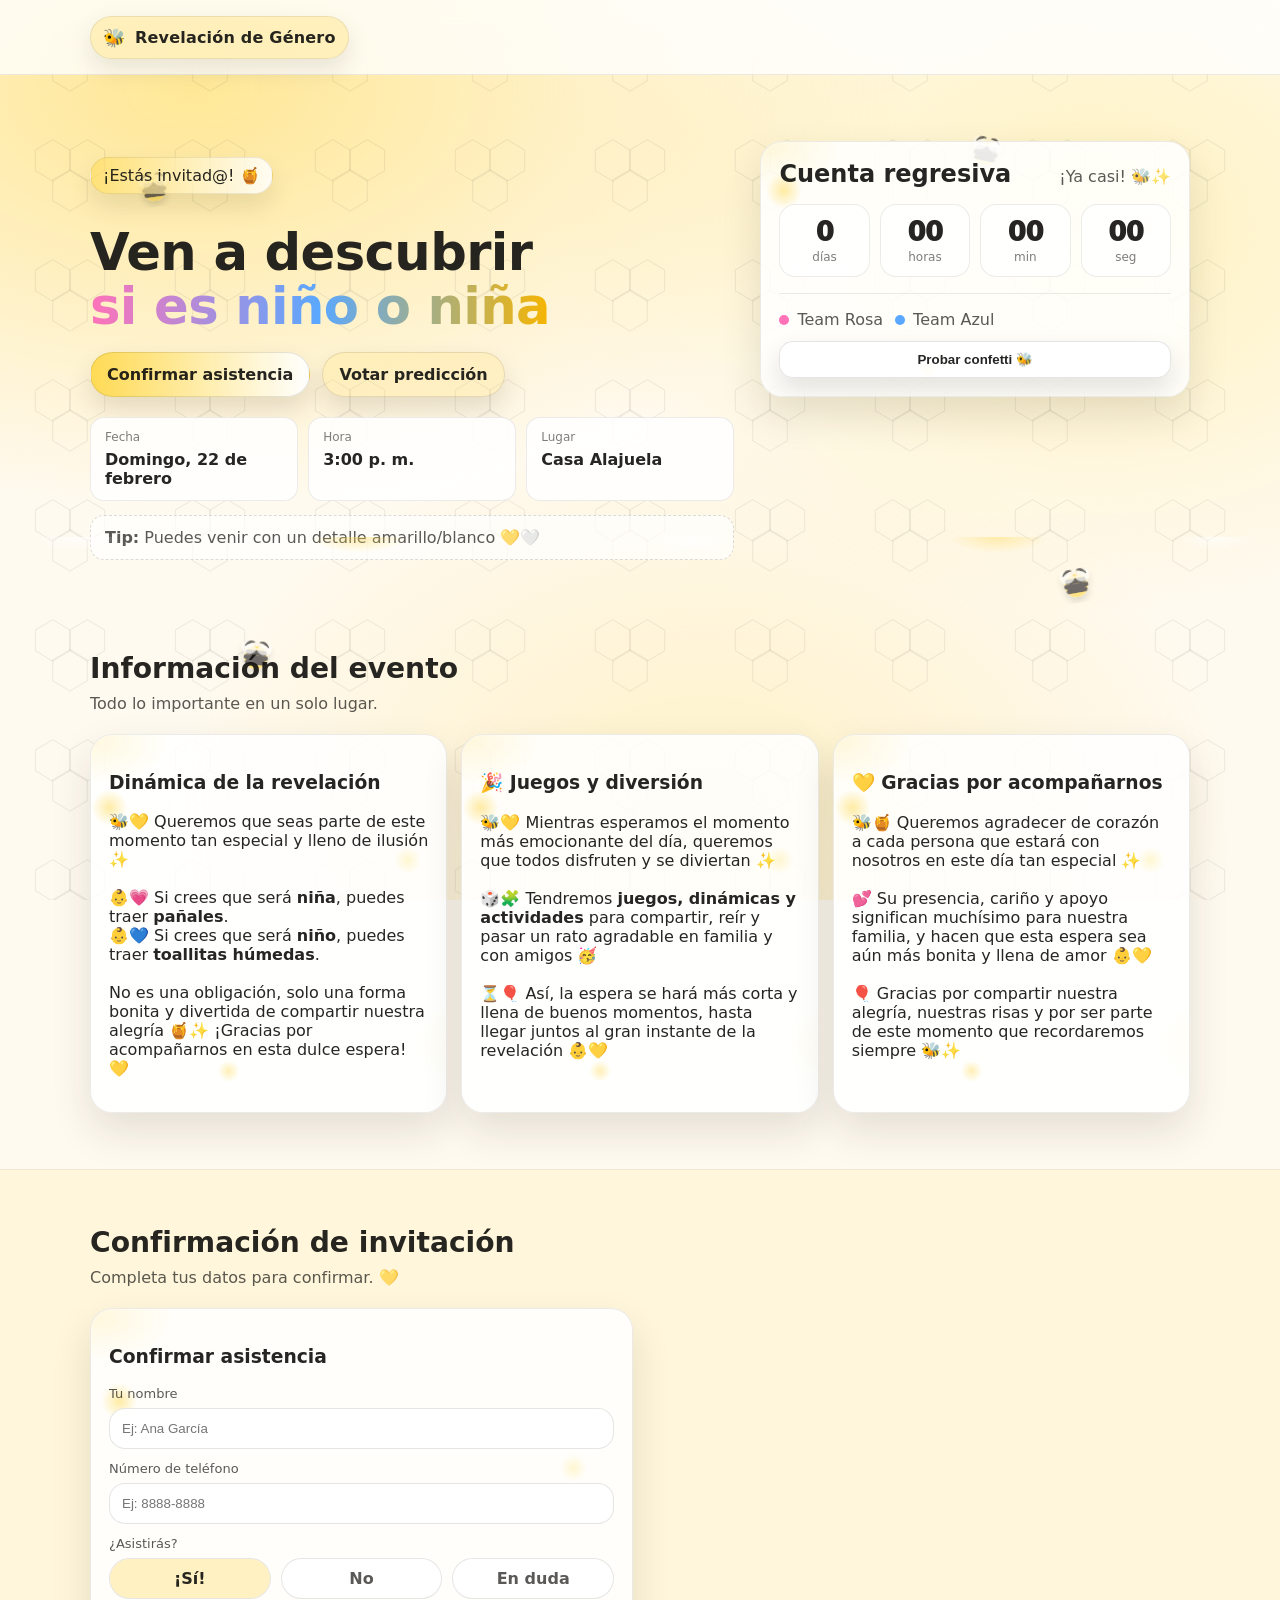
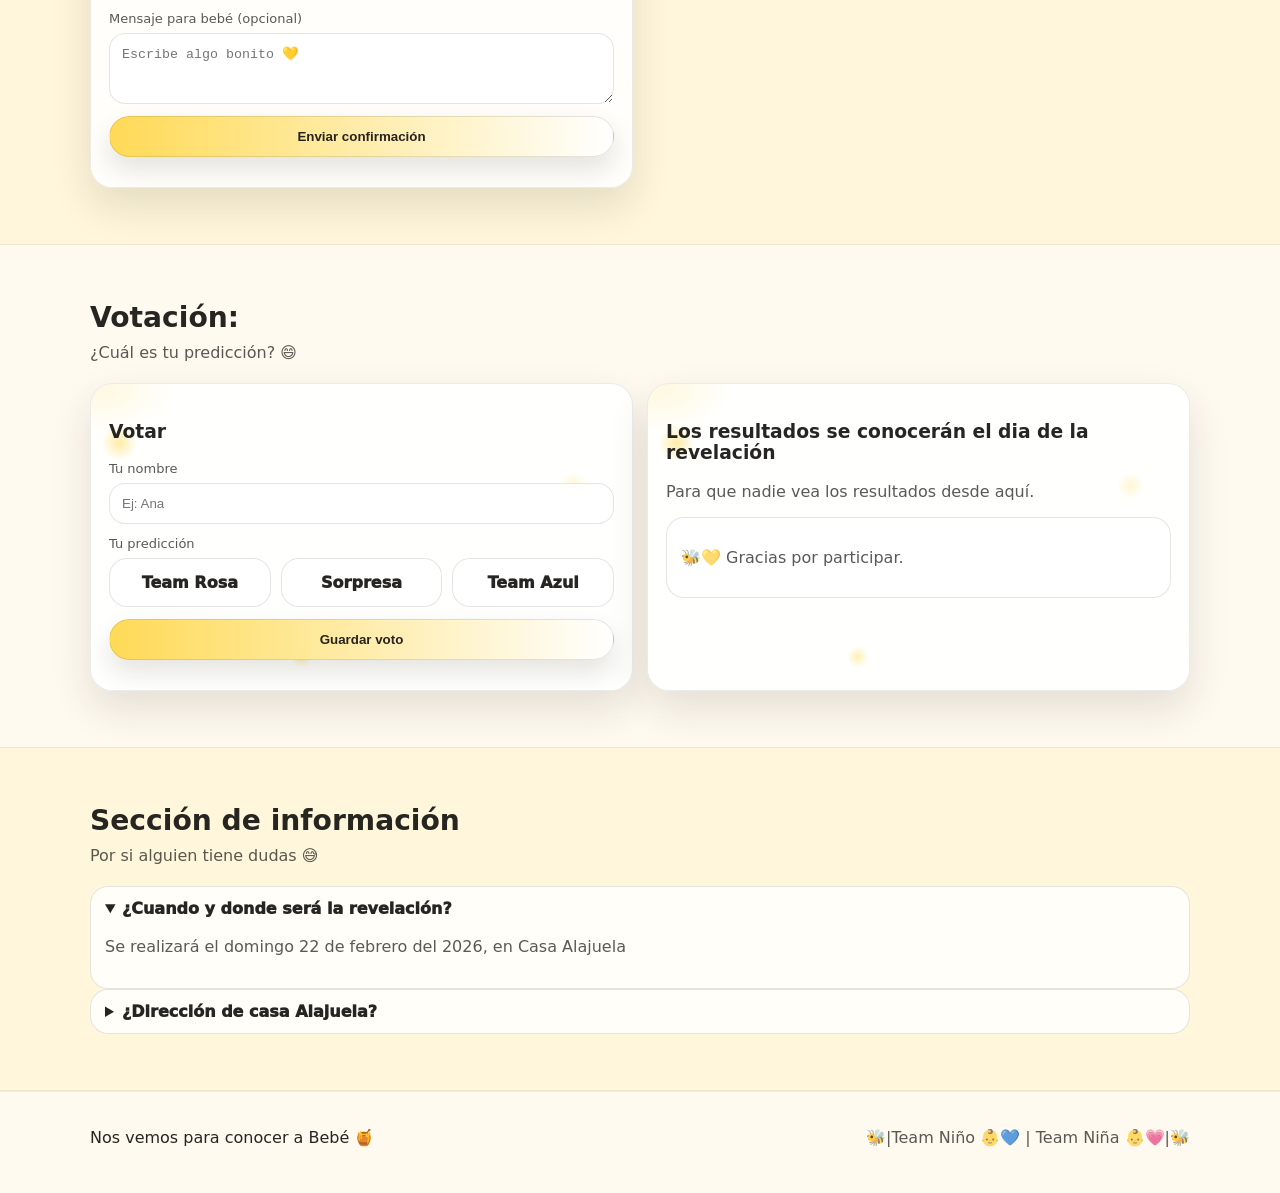
<file: index.html>
<!doctype html>
<html lang="es">
<head>
  <meta charset="utf-8" />
  <meta name="viewport" content="width=device-width, initial-scale=1" />
  <title>Revelación de Género 🐝</title>
  <meta name="description" content="Invitación, información, confirmación (RSVP) y votación para la revelación de género." />
  <link rel="stylesheet" href="css/styles.css" />
  <meta name="theme-color" content="#FFD84D" />
</head>
<body>
  <div class="bg" aria-hidden="true">
    <div class="bg__honey"></div>
    <div class="bg__pattern"></div>
    <div class="bg__bees">
      <span class="bee bee--1" aria-hidden="true"></span>
      <span class="bee bee--2" aria-hidden="true"></span>
      <span class="bee bee--3" aria-hidden="true"></span>
      <span class="bee bee--4" aria-hidden="true"></span>
    </div>
  </div>

  <header class="topbar">
    <div class="container topbar__inner">
      <a class="brand" href="#inicio" aria-label="Ir al inicio">
        <span class="brand__mark">🐝</span>
        <span class="brand__text">Revelación de Género</span>
      </a>

      <button class="icon-btn" id="menuBtn" aria-label="Abrir menú" aria-expanded="false">
        <span class="icon-btn__bar"></span>
        <span class="icon-btn__bar"></span>
        <span class="icon-btn__bar"></span>
      </button>
    </div>

  </header>

  <main id="inicio">
    <section class="hero">
      <div class="container hero__grid">
        <div class="hero__copy">
          <p class="pill">¡Estás invitad@! 🍯</p>
          <h1 class="hero__title">Ven a descubrir<br><span class="gradient">si es niño o niña</span></h1>

          <div class="hero__cta">
            <a class="btn btn--primary" href="#rsvp">Confirmar asistencia</a>
            <a class="btn btn--ghost" href="#vota">Votar predicción</a>
          </div>

          <div class="hero__stats" role="list">
            <div class="stat" role="listitem">
              <span class="stat__label">Fecha</span>
              <span class="stat__value" id="evtFecha">Domingo, 22 de febrero</span>
            </div>
            <div class="stat" role="listitem">
              <span class="stat__label">Hora</span>
              <span class="stat__value" id="evtHora">3:00 p. m.</span>
            </div>
            <div class="stat" role="listitem">
              <span class="stat__label">Lugar</span>
              <span class="stat__value" id="evtLugar">Casa Alajuela</span>
            </div>
          </div>

          <div class="note">
            <strong>Tip:</strong> Puedes venir con un detalle amarillo/blanco 💛🤍
          </div>
        </div>

        <div class="hero__card" aria-label="Tarjeta de cuenta regresiva">
          <div class="card card--glow">
            <div class="card__top">
              <h2 class="card__title">Cuenta regresiva</h2>
              <p class="card__muted">¡Ya casi! 🐝✨</p>
            </div>

            <div class="countdown" id="countdown" aria-live="polite">
              <div class="cd">
                <span class="cd__num" id="cdDays">--</span>
                <span class="cd__lbl">días</span>
              </div>
              <div class="cd">
                <span class="cd__num" id="cdHours">--</span>
                <span class="cd__lbl">horas</span>
              </div>
              <div class="cd">
                <span class="cd__num" id="cdMins">--</span>
                <span class="cd__lbl">min</span>
              </div>
              <div class="cd">
                <span class="cd__num" id="cdSecs">--</span>
                <span class="cd__lbl">seg</span>
              </div>
            </div>

            <div class="divider"></div>

            <div class="mini">
              <div class="mini__item">
                <span class="mini__dot mini__dot--pink"></span>
                <span>Team Rosa</span>
              </div>
              <div class="mini__item">
                <span class="mini__dot mini__dot--blue"></span>
                <span>Team Azul</span>
              </div>
            </div>

            <button class="btn btn--tiny" id="confettiBtn" type="button">Probar confetti 🐝</button>
          </div>
        </div>
      </div>

      <div class="wave" aria-hidden="true"></div>
    </section>

    <section class="section" id="info">
      <div class="container">
        <div class="section__head">
          <h2>Información del evento</h2>
          <p>Todo lo importante en un solo lugar.</p>
        </div>

        <div class="grid-3">
          <article class="card">
  <h3>Dinámica de la revelación</h3>
  <p>
    🐝💛 Queremos que seas parte de este momento tan especial y lleno de ilusión ✨<br><br>

    👶💗 Si crees que será <strong>niña</strong>, puedes traer <strong>pañales</strong>.<br>
    👶💙 Si crees que será <strong>niño</strong>, puedes traer <strong>toallitas húmedas</strong>.<br><br>

    No es una obligación, solo una forma bonita y divertida de compartir nuestra alegría 🍯✨  
    ¡Gracias por acompañarnos en esta dulce espera! 💛
  </p>
</article>


          <article class="card">
  <h3>🎉 Juegos y diversión</h3>
  <p>
    🐝💛 Mientras esperamos el momento más emocionante del día,
    queremos que todos disfruten y se diviertan ✨<br><br>

    🎲🧩 Tendremos <strong>juegos, dinámicas y actividades</strong> para compartir,
    reír y pasar un rato agradable en familia y con amigos 🥳<br><br>

    ⏳🎈 Así, la espera se hará más corta y llena de buenos momentos,
    hasta llegar juntos al gran instante de la revelación 👶💛
  </p>
</article>


          <article class="card">
  <h3>💛 Gracias por acompañarnos</h3>
  <p>
    🐝🍯 Queremos agradecer de corazón a cada persona que estará con nosotros
    en este día tan especial ✨<br><br>

    💕 Su presencia, cariño y apoyo significan muchísimo para nuestra familia,
    y hacen que esta espera sea aún más bonita y llena de amor 👶💛<br><br>

    🎈 Gracias por compartir nuestra alegría, nuestras risas
    y por ser parte de este momento que recordaremos siempre 🐝✨
  </p>
</article>

        </div>
      </div>
    </section>

    <section class="section section--soft" id="rsvp">
      <div class="container">
        <div class="section__head">
          <h2>Confirmación de invitación</h2>
          <p>Completa tus datos para confirmar. 💛</p>
        </div>

        <div class="grid-2">
          <div class="card">
            <h3>Confirmar asistencia</h3>

            <form class="form" id="rsvpForm">
              <label class="field">
                <span>Tu nombre</span>
                <input type="text" id="guestName" placeholder="Ej: Ana García" autocomplete="name" required />
              </label>

              <label class="field">
                <span>Número de teléfono</span>
                <input type="tel" id="guestPhone" placeholder="Ej: 8888-8888" autocomplete="tel" required />
              </label>

              <div class="field">
                <span>¿Asistirás?</span>
                <div class="segmented" role="group" aria-label="Confirmación">
                  <label class="segmented__item">
                    <input type="radio" name="attend" value="si" checked />
                    <span>¡Sí!</span>
                  </label>                  
                  <label class="segmented__item">
                    <input type="radio" name="attend" value="no" />
                    <span>No</span>
                  </label>
                  <label class="segmented__item">
                    <input type="radio" name="attend" value="talvez" />
                    <span>En duda</span>
                  </label>
                </div>
              </div>

              <label class="field">
                <span>Mensaje para bebé (opcional)</span>
                <textarea id="message" rows="3" placeholder="Escribe algo bonito 💛"></textarea>
              </label>

              <button class="btn btn--primary" type="submit">Enviar confirmación</button>
              <p class="form__hint" id="rsvpHint" role="status" aria-live="polite"></p>
            </form>
          </div>
        </div>

      </div>
    </section>

    <section class="section" id="vota">
      <div class="container">
        <div class="section__head">
          <h2>Votación:</h2>
          <p>¿Cuál es tu predicción? 😄</p>
        </div>

        <div class="grid-2">
          <div class="card">
            <h3>Votar</h3>
            <form class="form" id="voteForm">
              <label class="field">
                <span>Tu nombre</span>
                <input type="text" id="voteName" placeholder="Ej: Ana" autocomplete="name" required />
              </label>

              <div class="field">
                <span>Tu predicción</span>
                <div class="choices">
                  <label class="choice choice--pink">
                    <input type="radio" name="vote" value="rosa" required />
                    <span>Team Rosa</span>
                  </label>
                  <label class="choice choice--gold">
                    <input type="radio" name="vote" value="sorpresa" />
                    <span>Sorpresa</span>
                  </label>
                  <label class="choice choice--blue">
                    <input type="radio" name="vote" value="azul" />
                    <span>Team Azul</span>
                  </label>                  
                </div>
              </div>

              <button class="btn btn--primary" type="submit">Guardar voto</button>
              <p class="form__hint" id="voteHint" role="status" aria-live="polite"></p>
            </form>
          </div>

          <div class="card">
            <h3>Los resultados se conocerán el dia de la revelación</h3>
            <p class="muted">
              Para que nadie vea los resultados desde aquí.
            </p>
            <div class="status">
              <p class="muted">🐝💛 Gracias por participar.</p>
            </div>
          </div>
        </div>

      </div>
    </section>

    <section class="section section--soft" id="preguntas">
      <div class="container">
        <div class="section__head">
          <h2>Sección de información</h2>
          <p>Por si alguien tiene dudas 😅</p>
        </div>

        <div class="faq">
          <details class="details" open>
            <summary>¿Cuando y donde será la revelación?</summary>
            <p> Se realizará el domingo 22 de febrero del 2026, en Casa Alajuela</p>
          </details>

          <details class="details">
  <summary>¿Dirección de casa Alajuela?</summary>

  <p>
    Alajuela centro, Barrio San Martín, 100 m noroeste del antiguo puente de Tenería.
  </p>

  <div class="map-embed">
  <iframe
    src="https://www.google.com/maps/embed?pb=!1m17!1m12!1m3!1d412.97370104025134!2d-84.21536386341096!3d10.02592641229927!2m3!1f0!2f0!3f0!3m2!1i1024!2i768!4f13.1!3m2!1m1!2s!5e0!3m2!1ses!2scr!4v1767929915551!5m2!1ses!2scr"
    allowfullscreen
    loading="lazy"
    referrerpolicy="no-referrer-when-downgrade">
  </iframe>
</div>


  <p style="margin-top:10px;">
    📍
    <a
      href="https://www.google.com/maps?q=10.02592641229927,-84.21536386341096"
      target="_blank"
      rel="noopener"
      style="font-weight:700; text-decoration:underline;"
    >
      Abrir en Google Maps
    </a>
  </p>
</details>

        </div>
      </div>
    </section>

    <footer class="footer">
      <div class="container footer__inner">
        <p>Nos vemos para conocer a Bebé 🍯</p>
        <p class="muted">🐝|Team Niño 👶💙 | Team Niña 👶💗|🐝</p>
      </div>
    </footer>

  </main>

  <script src="js/app.js"></script>
</body>
</html>
</file>
<file: css/styles.css>
/* ---------------------------
   Revelación de Género 🐝
   Tema: amarillo + blanco + abejitas
   --------------------------- */

:root{
  --bg: #fffaf0;
  --surface: rgba(255, 255, 255, .75);
  --surface-2: rgba(255, 255, 255, .92);
  --stroke: rgba(0,0,0,.08);

  --text: rgba(20,18,16,.92);
  --muted: rgba(20,18,16,.70);
  --muted-2: rgba(20,18,16,.55);

  --honey: #FFD84D;
  --honey-2: #FFEEA6;
  --ink: #231f20;
  --cream: #ffffff;

  --pink: #ff72b8;
  --blue: #5aa8ff;
  --gold: #f7b500;

  --shadow: 0 18px 40px rgba(31, 24, 10, .12);
  --radius: 22px;
  --radius-sm: 14px;

  --container: 1100px;

  --focus: 0 0 0 4px rgba(247, 181, 0, .25);
}

*{box-sizing:border-box}
html,body{height:100%}
body{
  margin:0;
  font-family: ui-sans-serif, system-ui, -apple-system, Segoe UI, Roboto, Arial, "Noto Sans", "Helvetica Neue", sans-serif;
  color: var(--text);
  background: var(--bg);
  overflow-x:hidden;
}

/* Fondo */
.bg{position:fixed; inset:0; pointer-events:none; z-index:-1}
.bg__honey{
  position:absolute; inset:0;
  background:
    radial-gradient(1200px 700px at 15% 10%, rgba(255,216,77,.55), transparent 60%),
    radial-gradient(900px 650px at 85% 25%, rgba(255,238,166,.65), transparent 60%),
    radial-gradient(900px 650px at 55% 90%, rgba(255,216,77,.25), transparent 60%);
}
.bg__pattern{
  position:absolute; inset:0;
  opacity: .28;
  background-image: url("data:image/svg+xml,%3Csvg xmlns='http://www.w3.org/2000/svg' width='120' height='104' viewBox='0 0 120 104'%3E%3Cg fill='none' stroke='%23000000' stroke-opacity='.22'%3E%3Cpath d='M30 26l15-9 15 9v18l-15 9-15-9z'/%3E%3Cpath d='M60 26l15-9 15 9v18l-15 9-15-9z'/%3E%3Cpath d='M45 52l15-9 15 9v18l-15 9-15-9z'/%3E%3C/g%3E%3C/svg%3E");
  background-size: 140px 120px;
}
.bg__bees{
  position:absolute; inset:0;
  opacity: .65;
}
.bee{
  position:absolute;
  width: 52px; height: 52px;
  background-image: url("data:image/svg+xml,%3Csvg xmlns='http://www.w3.org/2000/svg' width='64' height='64' viewBox='0 0 64 64'%3E%3Cdefs%3E%3Cfilter id='s' x='-20%25' y='-20%25' width='140%25' height='140%25'%3E%3CfeDropShadow dx='0' dy='6' stdDeviation='4' flood-color='%23000000' flood-opacity='.18'/%3E%3C/filter%3E%3C/defs%3E%3Cg filter='url(%23s)'%3E%3Ccircle cx='32' cy='34' r='14' fill='%23FFD84D'/%3E%3Cpath d='M20 34h24' stroke='%23231F20' stroke-width='6' stroke-linecap='round'/%3E%3Cpath d='M22 28h20' stroke='%23231F20' stroke-width='6' stroke-linecap='round'/%3E%3Cpath d='M22 40h20' stroke='%23231F20' stroke-width='6' stroke-linecap='round'/%3E%3Ccircle cx='26' cy='30' r='2.2' fill='%23231F20'/%3E%3Ccircle cx='38' cy='30' r='2.2' fill='%23231F20'/%3E%3Cpath d='M38 18c6-7 14-2 12 6-2 8-14 9-18-1' fill='%23ffffff' fill-opacity='.75'/%3E%3Cpath d='M26 18c-6-7-14-2-12 6 2 8 14 9 18-1' fill='%23ffffff' fill-opacity='.75'/%3E%3Cpath d='M18 20c2-4 6-6 10-5' stroke='%23231F20' stroke-width='2' stroke-linecap='round'/%3E%3Cpath d='M46 20c-2-4-6-6-10-5' stroke='%23231F20' stroke-width='2' stroke-linecap='round'/%3E%3C/g%3E%3C/svg%3E");
  background-size: contain;
  background-repeat:no-repeat;
  animation: floaty 10s ease-in-out infinite;
}
.bee--1{left: 10%; top: 18%; transform: rotate(-8deg); animation-duration: 11s}
.bee--2{left: 75%; top: 14%; transform: rotate(12deg); animation-duration: 12.5s}
.bee--3{left: 82%; top: 62%; transform: rotate(-10deg); animation-duration: 13.5s}
.bee--4{left: 18%; top: 70%; transform: rotate(6deg); animation-duration: 14.2s}
@keyframes floaty{
  0%,100%{transform: translateY(0) translateX(0) rotate(0deg)}
  50%{transform: translateY(-18px) translateX(10px) rotate(6deg)}
}

a{color:inherit; text-decoration:none}
code{font-family: ui-monospace, SFMono-Regular, Menlo, Monaco, Consolas, "Liberation Mono", "Courier New", monospace}

.container{
  width:min(var(--container), calc(100% - 40px));
  margin:0 auto;
}

.topbar{
  position: sticky;
  top:0;
  z-index:50;
  background: rgba(255, 255, 255, .78);
  backdrop-filter: blur(14px);
  border-bottom: 1px solid var(--stroke);
}
.topbar__inner{
  height: 74px;
  display:flex;
  align-items:center;
  justify-content:space-between;
  gap: 16px;
}

.brand{
  display:flex; align-items:center; gap:10px;
  padding: 10px 12px;
  border-radius: 999px;
  background: rgba(255, 216, 77, .30);
  border: 1px solid rgba(0,0,0,.08);
  box-shadow: 0 10px 24px rgba(31, 24, 10, .10);
}
.brand__mark{font-size: 18px}
.brand__text{font-weight: 800; letter-spacing: .2px}

.nav{
  display:flex;
  gap: 14px;
  padding: 10px;
  border-radius: 999px;
  background: rgba(255, 255, 255, .75);
  border: 1px solid rgba(0,0,0,.08);
}
.nav a{
  padding: 10px 12px;
  border-radius: 999px;
  color: var(--muted);
  transition: .18s ease;
}
.nav a:hover{color: var(--text); background: rgba(255,216,77,.22);}

.icon-btn{
  display:none;
  width: 44px; height: 44px;
  border-radius: 12px;
  border: 1px solid rgba(0,0,0,.10);
  background: rgba(255,255,255,.85);
  cursor:pointer;
  align-items:center; justify-content:center;
  gap: 5px;
}
.icon-btn:focus-visible{outline:none; box-shadow: var(--focus);}
.icon-btn__bar{display:block; width:18px; height:2px; background: rgba(0,0,0,.65); border-radius: 9px;}

.mobile-nav{
  border-top: 1px solid var(--stroke);
  background: rgba(255, 255, 255, .86);
}
.mobile-nav__inner{
  display:grid;
  gap: 10px;
  padding: 14px 0 18px;
}
.mobile-nav__inner a{
  padding: 12px 14px;
  border-radius: 14px;
  border: 1px solid rgba(0,0,0,.08);
  background: rgba(255,216,77,.18);
  color: var(--muted);
}

.hero{position:relative; padding: 66px 0 36px;}
.hero__grid{
  display:grid;
  grid-template-columns: 1.2fr .8fr;
  gap: 26px;
  align-items: start;
}
.pill{
  display:inline-flex;
  align-items:center;
  gap: 8px;
  padding: 8px 12px;
  border-radius: 999px;
  background: linear-gradient(90deg, rgba(255,216,77,.55), rgba(255,255,255,.85));
  border: 1px solid rgba(0,0,0,.08);
  box-shadow: 0 12px 26px rgba(31, 24, 10, .10);
  width: fit-content;
}
.hero__title{
  margin: 16px 0 10px;
  font-size: clamp(34px, 4vw, 56px);
  line-height: 1.05;
  letter-spacing: -0.6px;
}
.gradient{
  background: linear-gradient(90deg, #ff72b8, #5aa8ff, #f7b500);
  -webkit-background-clip:text;
  background-clip:text;
  color: transparent;
}
.hero__subtitle{
  margin: 0 0 18px;
  color: var(--muted);
  max-width: 55ch;
  font-size: 16.5px;
  line-height: 1.6;
}

.hero__cta{
  display:flex;
  gap: 12px;
  flex-wrap: wrap;
  margin: 18px 0 20px;
}

.btn{
  display:inline-flex;
  align-items:center;
  justify-content:center;
  gap: 10px;
  padding: 12px 16px;
  border-radius: 999px;
  border: 1px solid rgba(0,0,0,.10);
  background: rgba(255,255,255,.88);
  color: var(--text);
  cursor:pointer;
  transition: transform .15s ease, background .15s ease, border-color .15s ease;
  box-shadow: 0 12px 26px rgba(31, 24, 10, .12);
  font-weight: 750;
}
.btn:hover{transform: translateY(-1px); background: rgba(255,255,255,.95);}
.btn:active{transform: translateY(0px);}
.btn:focus-visible{outline:none; box-shadow: var(--focus);}

.btn--primary{
  background: linear-gradient(90deg, rgba(255,216,77,.95), rgba(255,255,255,.98));
  border-color: rgba(0,0,0,.10);
}
.btn--ghost{background: rgba(255, 216, 77, .18);}
.btn--tiny{
  margin-top: 12px;
  padding: 10px 12px;
  border-radius: 14px;
  width: 100%;
  justify-content:center;
  font-weight: 800;
}
.muted{color: var(--muted)}
.tiny{font-size: 12px; color: var(--muted-2)}

.hero__stats{
  display:grid;
  grid-template-columns: repeat(3, minmax(0,1fr));
  gap: 10px;
  margin-top: 14px;
}
.stat{
  padding: 12px 14px;
  border-radius: var(--radius-sm);
  background: rgba(255,255,255,.85);
  border: 1px solid rgba(0,0,0,.08);
}
.stat__label{display:block; font-size: 12px; color: var(--muted-2); margin-bottom: 6px}
.stat__value{font-weight: 900}

.note{
  margin-top: 14px;
  padding: 12px 14px;
  border-radius: var(--radius-sm);
  border: 1px dashed rgba(0,0,0,.14);
  background: rgba(255,255,255,.70);
  color: var(--muted);
}

.card{
  padding: 18px 18px;
  border-radius: var(--radius);
  background: rgba(255,255,255,.86);
  border: 1px solid rgba(0,0,0,.08);
  box-shadow: var(--shadow);
}
.card--glow{
  position:relative;
  overflow:hidden;
}
.card--glow::before{
  content:"";
  position:absolute;
  inset:-2px;
  background: radial-gradient(500px 280px at 10% 10%, rgba(255,216,77,.55), transparent 55%),
              radial-gradient(500px 280px at 85% 20%, rgba(255,255,255,.75), transparent 60%),
              radial-gradient(500px 280px at 60% 85%, rgba(255,238,166,.55), transparent 60%);
  filter: blur(12px);
  opacity: .95;
}
.card--glow > *{position:relative}
.card--highlight{background: rgba(255, 238, 166, .55);}
.card--flat{box-shadow:none}

.card__top{display:flex; justify-content:space-between; align-items:baseline; gap: 10px}
.card__title{margin:0}
.card__muted{margin:0; color: var(--muted)}

.countdown{
  display:grid;
  grid-template-columns: repeat(4, minmax(0,1fr));
  gap: 10px;
  margin-top: 16px;
}
.cd{
  padding: 12px 12px;
  border-radius: 16px;
  border: 1px solid rgba(0,0,0,.08);
  background: rgba(255,255,255,.85);
  text-align:center;
}
.cd__num{display:block; font-size: 26px; font-weight: 950; letter-spacing:-.5px}
.cd__lbl{display:block; font-size: 12px; color: var(--muted-2); margin-top: 3px}

.divider{
  height: 1px;
  background: rgba(0,0,0,.08);
  margin: 16px 0;
}

.mini{display:flex; gap: 12px; flex-wrap:wrap}
.mini__item{display:flex; align-items:center; gap: 8px; color: var(--muted)}
.mini__dot{width:10px; height:10px; border-radius:999px; display:inline-block}
.mini__dot--pink{background: var(--pink)}
.mini__dot--blue{background: var(--blue)}
.mini__dot--gold{background: var(--gold)}

.wave{
  position:absolute;
  left:0; right:0; bottom:-1px;
  height: 60px;
  background:
    radial-gradient(70px 24px at 6% 0%, rgba(255,255,255,.75), transparent 60%),
    radial-gradient(80px 26px at 28% 0%, rgba(255,216,77,.45), transparent 60%),
    radial-gradient(70px 24px at 54% 0%, rgba(255,255,255,.75), transparent 60%),
    radial-gradient(80px 26px at 78% 0%, rgba(255,216,77,.40), transparent 60%),
    radial-gradient(70px 24px at 95% 0%, rgba(255,255,255,.75), transparent 60%);
  opacity: .95;
}

.section{padding: 56px 0}
.section--soft{
  background: rgba(255,216,77,.12);
  border-top: 1px solid rgba(0,0,0,.06);
  border-bottom: 1px solid rgba(0,0,0,.06);
}
.section__head{margin-bottom: 18px;}
.section__head h2{margin:0 0 6px; font-size: clamp(22px, 2.2vw, 30px)}
.section__head p{margin:0; color: var(--muted); line-height:1.6}

.grid-3{
  display:grid;
  grid-template-columns: repeat(3, minmax(0,1fr));
  gap: 14px;
  margin-top: 18px;
}
.grid-2{
  display:grid;
  grid-template-columns: 1fr 1fr;
  gap: 14px;
  margin-top: 18px;
}

.timeline{
  margin-top: 16px;
  display:grid;
  gap: 10px;
}
.timeline__item{
  display:grid;
  grid-template-columns: 110px 1fr;
  gap: 12px;
  padding: 14px 16px;
  border-radius: 18px;
  background: rgba(255,255,255,.85);
  border: 1px solid rgba(0,0,0,.08);
}
.timeline__time{font-weight: 950;}
.timeline__body h4{margin:0 0 4px}
.timeline__body p{margin:0; color: var(--muted)}

.form{display:grid; gap: 12px; margin-top: 10px}
.field{display:grid; gap: 7px}
.field > span{font-size: 13px; color: var(--muted)}
input, textarea{
  width: 100%;
  padding: 12px 12px;
  border-radius: 16px;
  border: 1px solid rgba(0,0,0,.10);
  background: rgba(255,255,255,.92);
  color: var(--text);
  outline: none;
}
input:focus, textarea:focus{box-shadow: var(--focus); border-color: rgba(247,181,0,.55)}
textarea{resize: vertical}

.segmented{display:flex; gap: 10px; flex-wrap: wrap;}
.segmented__item{
  flex: 1 1 120px;
  border-radius: 999px;
  border: 1px solid rgba(0,0,0,.10);
  background: rgba(255,255,255,.88);
  overflow:hidden;
  cursor:pointer;
}
.segmented__item input{display:none}
.segmented__item span{
  display:block;
  padding: 10px 12px;
  text-align:center;
  color: var(--muted);
  font-weight: 800;
}
.segmented__item input:checked + span{
  color: var(--text);
  background: rgba(255,216,77,.35);
}

.form__hint{margin: 0; font-size: 13px; color: var(--muted)}
.form__hint.ok{color: #1c7c3a}
.form__hint.bad{color: #b42318}

.status{
  padding: 14px 14px;
  border-radius: 18px;
  border: 1px solid rgba(0,0,0,.10);
  background: rgba(255,255,255,.85);
}
.status strong{display:inline-block; margin-right: 8px}

.details{
  border-radius: 18px;
  border: 1px solid rgba(0,0,0,.10);
  background: rgba(255,255,255,.78);
  padding: 12px 14px;
}
.details summary{cursor:pointer; font-weight: 950;}
.details p{color: var(--muted); line-height: 1.6}

.choices{
  display:grid;
  grid-template-columns: repeat(3, minmax(0,1fr));
  gap: 10px;
}
.choice{
  border-radius: 18px;
  border: 1px solid rgba(0,0,0,.10);
  background: rgba(255,255,255,.90);
  overflow:hidden;
  cursor:pointer;
}
.choice input{display:none}
.choice span{
  display:block;
  padding: 14px 12px;
  text-align:center;
  font-weight: 950;
}
.choice--pink input:checked + span{background: rgba(255,114,184,.22)}
.choice--blue input:checked + span{background: rgba(90,168,255,.22)}
.choice--gold input:checked + span{background: rgba(255,216,77,.35)}

.results{display:grid; gap: 12px; margin-top: 14px}
.bar__head{display:flex; justify-content:space-between; align-items:center; margin-bottom: 6px}
.bar__track{
  height: 12px;
  border-radius: 999px;
  background: rgba(0,0,0,.06);
  overflow:hidden;
  border: 1px solid rgba(0,0,0,.08);
}
.bar__fill{height: 100%; width: 0%; border-radius: 999px}
#bPink{background: rgba(255,114,184,.85)}
#bBlue{background: rgba(90,168,255,.85)}
#bGold{background: rgba(247,181,0,.85)}

.row{display:flex; gap: 10px; align-items:center; margin-top: 10px; flex-wrap:wrap}
.footer{
  padding: 36px 0 46px;
  border-top: 1px solid rgba(0,0,0,.06);
}
.footer__inner{display:flex; justify-content:space-between; gap: 12px; flex-wrap:wrap}
.footer p{margin:0}

/* Modal */
.modal{
  border: none;
  padding: 0;
  background: transparent;
  width: min(980px, calc(100% - 24px));
}
.modal::backdrop{
  background: rgba(25, 20, 10, .38);
  backdrop-filter: blur(10px);
}
.modal__card{
  border-radius: 24px;
  border: 1px solid rgba(0,0,0,.10);
  background: rgba(255,255,255,.92);
  box-shadow: 0 30px 80px rgba(31, 24, 10, .18);
  overflow:hidden;
}
.modal__head{
  display:flex;
  justify-content:space-between;
  align-items:center;
  padding: 16px 18px;
  border-bottom: 1px solid rgba(0,0,0,.08);
}
.modal__head h3{margin:0}
.modal__body{padding: 14px 18px 18px; display:grid; gap: 12px}

.icon-btn--x{display:inline-flex}
.icon-btn--x span{
  display:block;
  position:absolute;
  width: 18px;
  height: 2px;
  background: rgba(0,0,0,.70);
  border-radius: 999px;
}
.icon-btn--x span:first-child{transform: rotate(45deg)}
.icon-btn--x span:last-child{transform: rotate(-45deg)}
.icon-btn--x{position:relative}

.kpis{
  display:grid;
  grid-template-columns: repeat(3, minmax(0,1fr));
  gap: 10px;
}
.kpi{
  padding: 12px 12px;
  border-radius: 16px;
  border: 1px solid rgba(0,0,0,.08);
  background: rgba(255,216,77,.18);
}
.kpi span{display:block; color: var(--muted-2); font-size: 12px; margin-bottom: 6px}
.kpi strong{font-size: 22px}

.table-wrap{overflow:auto; border-radius: 18px; border: 1px solid rgba(0,0,0,.08)}
.table{
  width: 100%;
  border-collapse: collapse;
  min-width: 760px;
  background: rgba(255,255,255,.88);
}
.table th, .table td{
  padding: 10px 10px;
  border-bottom: 1px solid rgba(0,0,0,.06);
  text-align:left;
  vertical-align: top;
}
.table th{color: rgba(0,0,0,.65); font-size: 12px; text-transform: uppercase; letter-spacing: .5px}
.table td{color: rgba(0,0,0,.78); font-size: 13px}
.table tr:hover td{background: rgba(255,216,77,.14)}

/* Confetti */
.confetti{
  position: fixed;
  top: -12px;
  width: 10px;
  height: 16px;
  border-radius: 3px;
  pointer-events:none;
  z-index: 9999;
  animation: fall 1.8s linear forwards;
  opacity: .95;
}
@keyframes fall{
  to{
    transform: translateY(calc(100vh + 30px)) rotate(540deg);
    opacity: .85;
  }
}

/* Responsive */
@media (max-width: 480px){
  .hero__grid{grid-template-columns: 1fr; }
  .nav{display:none}
  .icon-btn{display:flex}
  .grid-3{grid-template-columns: 1fr}
  .grid-2{grid-template-columns: 1fr}
  .choices{grid-template-columns: 1fr}
  .timeline__item{grid-template-columns: 1fr}
  .hero__stats{grid-template-columns: 1fr; }
  .kpis{grid-template-columns: 1fr}
}

/* Mapa responsive (Google Maps iframe) */
.map-embed{
  margin-top: 12px;
  border-radius: 16px;
  overflow: hidden;
  border: 1px solid rgba(0,0,0,.10);
  background: rgba(255,255,255,.65);
  aspect-ratio: 16 / 10; /* buen tamaño en móvil */
  width: 100%;
}

.map-embed iframe{
  width: 100%;
  height: 100%;
  border: 0;
  display: block;
}

/* 🍯 Miel visible y animada (sin interacción) */
.card{
  position: relative;
  overflow: hidden;
}

/* Asegura que el contenido quede arriba */
.card > *{
  position: relative;
  z-index: 2;
}

/* Capa de miel 1 */
.card::before{
  content:"";
  position:absolute;
  inset:-20%;
  z-index: 1;
  background:
    radial-gradient(30px 30px at 18% 28%, rgba(255,216,77,.55), transparent 60%),
    radial-gradient(22px 22px at 78% 38%, rgba(255,238,166,.55), transparent 62%),
    radial-gradient(18px 18px at 42% 78%, rgba(255,216,77,.45), transparent 60%),
    radial-gradient(14px 14px at 62% 70%, rgba(255,255,255,.45), transparent 60%);
  filter: blur(0.2px);
  opacity: .9;
  animation: honeyDrift 10s ease-in-out infinite;
  pointer-events:none;
}

/* Capa de miel 2 (brillito) */
.card::after{
  content:"";
  position:absolute;
  inset:-30%;
  z-index: 1;
  background:
    radial-gradient(120px 70px at 20% 20%, rgba(255,216,77,.18), transparent 60%),
    radial-gradient(140px 80px at 90% 70%, rgba(255,238,166,.16), transparent 62%);
  opacity: .9;
  animation: honeyDrift2 16s ease-in-out infinite;
  pointer-events:none;
}

@keyframes honeyDrift{
  0%,100%{ transform: translateX(0) translateY(0) scale(1); }
  50%{ transform: translateX(10px) translateY(-10px) scale(1.02); }
}

@keyframes honeyDrift2{
  0%,100%{ transform: translateX(0) translateY(0); }
  50%{ transform: translateX(-12px) translateY(8px); }
}

/* Accesibilidad */
@media (prefers-reduced-motion: reduce){
  .card::before, .card::after{ animation:none; }
}
</file>
